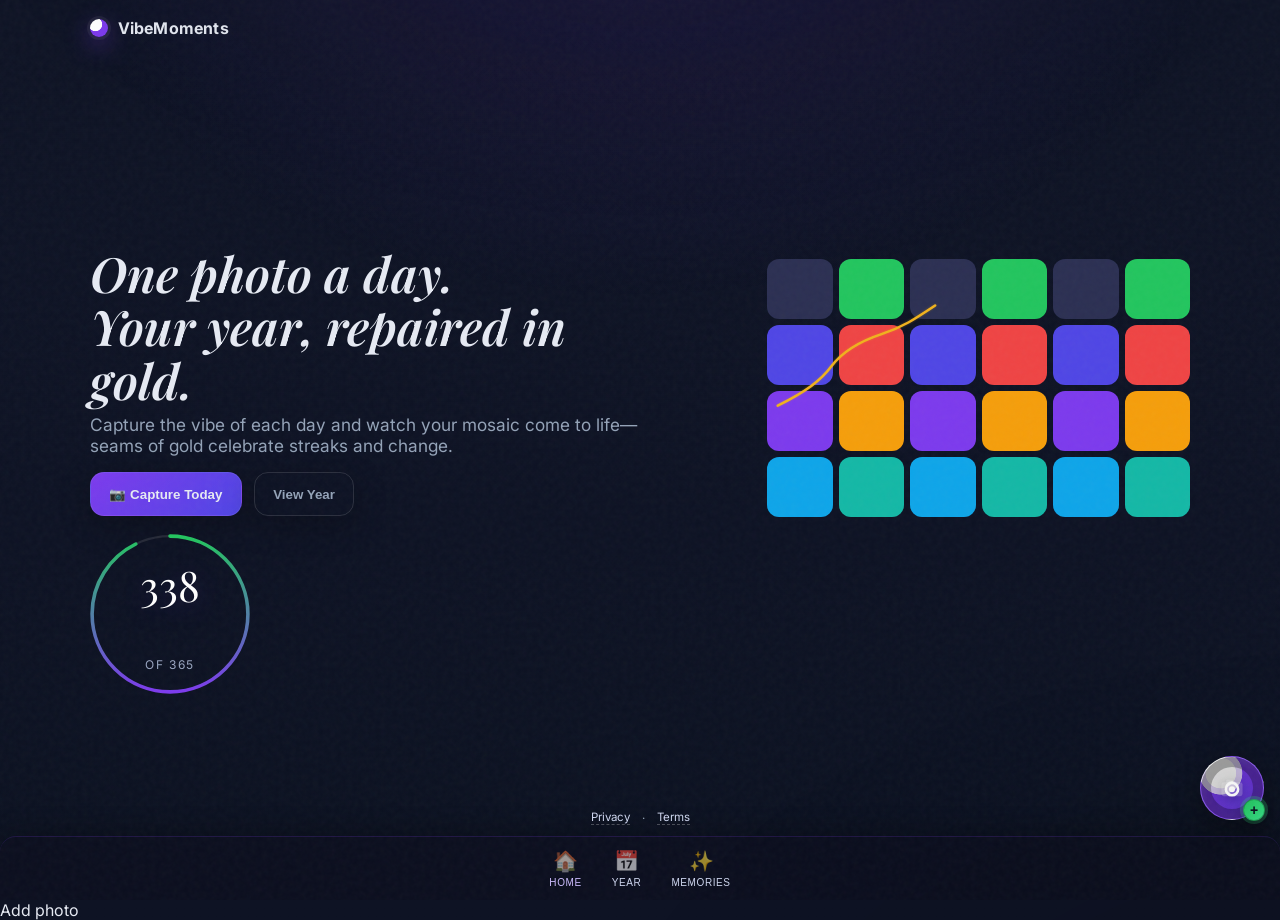
<file: index.html>
<!doctype html>
<html lang="en">
<head>
<meta charset="utf-8" />
<meta name="viewport" content="width=device-width, initial-scale=1, viewport-fit=cover" />
<title>VibeMoments — One photo a day</title>
<link rel="preconnect" href="https://fonts.googleapis.com" />
<link rel="preconnect" href="https://fonts.gstatic.com" crossorigin />
<link href="https://fonts.googleapis.com/css2?family=Inter:wght@400;500;600;700&family=Playfair+Display:ital,wght@0,400;0,600;1,400&display=swap" rel="stylesheet" />
<style>
:root{ --footer-h:64px; --ink:#0c0f1e; --vibe:#7c3aed; --vibe-2:#4f46e5; --aura:#22c55e; --muted:#94a3b8; --text:#e6eaf3; --white:#fff; --footer-bg: rgba(12,15,30,.78); --footer-border:1px solid rgba(124,58,237,.18); --frost: rgba(10,12,26,.78); --shadow:0 8px 32px rgba(0,0,0,.25); --ab-h:56px; }
*{box-sizing:border-box;margin:0;padding:0}
html,body{height:100%}
body{ font-family: Inter, system-ui, -apple-system, Segoe UI, Roboto, Arial, sans-serif; background: linear-gradient(180deg,#0e1324 0%,#0d1223 60%,#0b1120 100%); color:var(--text); -webkit-font-smoothing: antialiased; text-rendering: optimizeLegibility; }
body::before{content:'';position:fixed;inset:0;pointer-events:none;z-index:999;background-image:url("data:image/svg+xml,%3Csvg xmlns='http://www.w3.org/2000/svg' viewBox='0 0 200 200'%3E%3Cfilter id='n'%3E%3CfeTurbulence type='fractalNoise' baseFrequency='.8' numOctaves='4'/%3E%3C/filter%3E%3Crect width='100%25' height='100%25' filter='url(%23n)' opacity='.035'/%3E%3C/svg%3E");}
body::after{content:'';position:fixed;inset:-10vh;pointer-events:none;z-index:998;background:radial-gradient(1200px 700px at 50% -10%, rgba(0,0,0,.12) 0%, rgba(0,0,0,0) 60%),radial-gradient(1200px 700px at 100% 110%, rgba(0,0,0,.12) 0%, rgba(0,0,0,0) 65%);} 
.screen{display:none;flex-direction:column;min-height:100dvh;animation:fadeUp .35s ease both}
.screen.active{display:flex}
@keyframes fadeUp{from{opacity:0; transform:translateY(12px)} to{opacity:1; transform:translateY(0)}}
#screen-home{position:relative; overflow:hidden;}
.home-bg{position:absolute; inset:0; background: radial-gradient(900px 600px at 50% -10%, rgba(124,58,237,.12) 0%, rgba(124,58,237,0) 65%);} 
.container{width:min(1100px,92vw); margin-inline:auto}
.hero{position:relative; z-index:1; flex:1; display:grid; grid-template-columns: 1.1fr .9fr; gap:2rem; align-items:center; padding: min(8vh,64px) 0 24px;}
.brand{position:absolute; top:18px; left:calc((100vw - min(1100px,92vw))/2); display:flex; align-items:center; gap:.6rem; text-decoration:none; color:var(--text); font-weight:700; letter-spacing:.2px; cursor:pointer;}
.brand-dot{width:18px; height:18px; border-radius:50%; background: radial-gradient(circle at 30% 30%, #fff 0 36%, var(--vibe) 40% 100%); box-shadow:0 0 0 3px rgba(255,255,255,.06), 0 8px 24px rgba(124,58,237,.55);} 
.brand:focus-visible{outline:3px solid rgba(124,58,237,.5); outline-offset:3px; border-radius:12px;}
.hero h1{font-family: "Playfair Display", serif; font-style: italic; font-weight: 600; font-size: clamp(2rem, 3.8vw, 3.4rem); line-height:1.1; margin-bottom:.5rem;}
.lead{color:var(--muted); font-size:1.08rem; max-width: 60ch}
.cta{display:flex; gap:.75rem; margin-top:1rem; flex-wrap:wrap}
.btn{--bg: linear-gradient(135deg, var(--vibe), var(--vibe-2)); display:inline-flex; align-items:center; justify-content:center; gap:.5rem; min-height:44px; padding:.75rem 1.15rem; border-radius:14px; border:1px solid rgba(255,255,255,.08); background:var(--bg); color:var(--text); text-decoration:none; box-shadow:var(--shadow); font-weight:600;}
.btn:focus-visible{outline:3px solid rgba(124,58,237,.35); outline-offset:2px}
.btn.ghost{background:transparent; border-color:rgba(255,255,255,.12); color:var(--muted)}
.progress-ring{ width:160px; height:160px; border-radius:50%; place-self:start; margin-top:18px; display:grid; place-items:center; position:relative; }
.progress-ring .ring{ position:absolute; inset:-2px; }
.progress-num{ font-family:"Playfair Display", serif; font-size:42px; color:#fff; text-shadow: 0 6px 28px rgba(124,58,237,.25) }
.progress-label{font-size:11px; letter-spacing:.14em; text-transform:uppercase; color:var(--muted)}
.top-bar{ display:flex; align-items:center; justify-content:space-between; padding: 56px 16px 16px; position:relative; z-index:1 }
.icon-btn{ width:40px; height:40px; border-radius:50%; border:1px solid rgba(255,255,255,.12); display:grid; place-items:center; background:rgba(255,255,255,.06); color:#fff; cursor:pointer }
.capture-zone{flex:1; display:flex; flex-direction:column; align-items:center; justify-content:center; gap:18px; padding: 20px; padding-bottom: calc(var(--ab-h) + 24px);} 
.photo-frame{ border-radius:24px; border:2px dashed rgba(255,255,255,.25); background:rgba(255,255,255,.04); color:var(--muted); display:grid; place-items:center; cursor:pointer; position:relative; overflow:hidden; transition: border-color .2s, background .2s }
.photo-frame:hover{border-color: rgba(124,58,237,.6); background:rgba(255,255,255,.07)}
.photo-frame img{position:absolute; inset:0; width:100%; height:100%; object-fit:cover}
.photo-hint{display:grid; gap:8px; place-items:center}
.caption{width:min(380px, 88vw)}
.input{ width:100%; background:rgba(255,255,255,.06); border:1px solid rgba(255,255,255,.15); border-radius:14px; padding:14px 16px; color:#fff; font-size:15px; resize:none; outline:none }
/* Responsive photo square */
.capture-zone{ --frame-max-w: min(88vw, 520px); --frame-max-h: calc(100dvh - (var(--ab-h) + var(--footer-h) + 220px)); --frame: min(var(--frame-max-w), max(240px, var(--frame-max-h))); }
.photo-frame{ width: var(--frame); height: var(--frame); }
@media (max-height:700px){ .top-bar{ padding-top:24px; } .capture-zone{ gap:14px; } }
/* Action bar pinned but accounted for */
.action-bar { position: fixed; left:0; right:0; bottom: calc(var(--footer-h) + 12px + env(safe-area-inset-bottom)); height: var(--ab-h); display:grid; place-items:center; z-index:50; pointer-events:none; }
.action-bar .btn.save { pointer-events:auto; padding:.78rem 1.25rem; border-radius:16px; box-shadow:0 8px 28px rgba(0,0,0,.35); }
/* Calendar */
#screen-calendar .container, #screen-calendar .month-nav, #screen-calendar .weekdays, #screen-calendar .grid, #screen-calendar .progress, #screen-calendar .progress-label{ width:min(860px,92vw); margin-left:auto; margin-right:auto; }
.cal-header{ padding: 40px 18px 8px; }
.cal-title{font-family:"Playfair Display", serif; font-size:28px}
.cal-sub{font-size:13px; color:var(--muted); margin-top:4px}
.month-nav{display:flex; align-items:center; gap:12px; padding: 0 0 12px}
.month-label{flex:1; text-align:center; font-family:"Playfair Display", serif; font-style:italic; font-size:18px}
.nav-btn{width:32px; height:32px; border-radius:50%; border:none; cursor:pointer; background:rgba(124,58,237,.2); color:#cdbdff}
.nav-btn:hover{background:rgba(124,58,237,.35); color:#0c0f1e}
.weekdays{display:grid; grid-template-columns:repeat(7,1fr); margin-bottom:4px}
.weekday{text-align:center; font-size:11px; letter-spacing:.08em; text-transform:uppercase; color:#9aa6c1; padding:6px 0}
.grid{display:grid; grid-template-columns:repeat(7,1fr); gap:3px; position:relative; }
.day{aspect-ratio:1 / 1.05; border-radius:9px; display:grid; place-items:center; font-size:12px; cursor:pointer; position:relative; overflow:hidden; color:#d7def0}
.day:hover{transform:scale(1.06)}
.day.empty{pointer-events:none}
.day.has{background:#151b36; color:#cdbdff; font-weight:600}
.day.has::after{content:''; position:absolute; bottom:4px; left:50%; transform:translateX(-50%); width:4px; height:4px; border-radius:50%; background:var(--vibe)}
.day.today{outline:2px solid var(--vibe)}
.day.has img{position:absolute; inset:0; width:100%; height:100%; object-fit:cover; opacity:.72}
.num{position:relative; z-index:1}
.progress{ margin:14px auto 6px; height:4px; border-radius:4px; background:rgba(124,58,237,.18); overflow:hidden }
.progress-fill{height:100%; border-radius:4px; background: linear-gradient(90deg, var(--vibe), var(--vibe-2))}
.progress-label{font-size:12px; color:#9aa6c1}
.calendar-spacer{ height: calc(var(--footer-h) + 16px + env(safe-area-inset-bottom)); }
/* year toggle & collage */
.mode-toggle{ display:flex; gap:8px; margin-left:auto; }
.tab{ appearance:none; border:1px solid rgba(230,180,34,.28); color:#e6eaf3; background:rgba(255,255,255,.04); padding:6px 10px; border-radius:10px; cursor:pointer; font-size:12px; }
.tab.is-active{ background:rgba(230,180,34,.14); border-color:rgba(230,180,34,.45); color:#ffeab6; }
#cal-seams{ position:absolute; inset:0; pointer-events:none; }
.free-mosaic{ display:grid-lanes; grid-template-columns:repeat(auto-fill, minmax(120px,1fr)); gap:8px; margin-top:10px; }
@supports not (display: grid-lanes){ .free-mosaic{ column-count:6; column-gap:8px; } .free-mosaic .tile{ break-inside: avoid; margin-bottom:8px; } }
.free-moment{ border-radius:12px; overflow:hidden; background:rgba(255,255,255,.06); }
.free-moment img{ width:100%; height:auto; display:block; }
.free-moment .cap{ padding:10px; font-size:14px; color:#e6eaf6; }
/* Footer nav */
.bottom-nav{ position:fixed; left:0; right:0; bottom:0; height:var(--footer-h); padding-bottom:env(safe-area-inset-bottom); z-index:40; border-top-left-radius:16px; border-top-right-radius:16px; background:var(--footer-bg); backdrop-filter:blur(18px); -webkit-backdrop-filter:blur(18px); border-top:var(--footer-border); box-shadow:0 -6px 24px rgba(0,0,0,.22); }
.bottom-nav .inner{ max-width:420px; margin-inline:auto; display:flex; align-items:center; justify-content:center; gap:10px; height:100%; }
.ni{display:flex; flex-direction:column; align-items:center; gap:4px; cursor:pointer; padding:6px 10px; border-radius:12px; border:none; background:transparent}
.ni:hover{background:rgba(255,255,255,.07)}
.ni.active .il{color:#cdbdff}
.ic{font-size:20px; opacity:.6}
.il{font-size:10px; letter-spacing:.06em; text-transform:uppercase; color:#cfd7f0}
/* FAB */
.fab{ position:fixed; right:max(16px, env(safe-area-inset-right)); bottom:calc(var(--footer-h) + 16px + env(safe-area-inset-bottom)); z-index:60; width:64px; height:64px; border-radius:50%; border:1px solid rgba(255,255,255,.14); background: radial-gradient(circle at 32% 26%, #ffffff 0 24%, rgba(255,255,255,.78) 25% 34%, rgba(255,255,255,0) 35% 38%), radial-gradient(circle at 58% 64%, #6b3df0 0, #7738ef 55%, #8b5cf6 85%); box-shadow:0 8px 28px rgba(0,0,0,.35), inset 0 0 0 10px rgba(0,0,0,.28), inset 0 0 0 24px rgba(0,0,0,.14); cursor:pointer; transition: transform .12s ease, box-shadow .12s ease; display:grid; place-items:center; }
.fab:hover{ transform:translateY(-2px); box-shadow:0 12px 36px rgba(0,0,0,.42), inset 0 0 0 10px rgba(0,0,0,.28), inset 0 0 0 24px rgba(0,0,0,.14); }
.fab:active{ transform:translateY(0); }
.fab:focus-visible{ outline:3px solid rgba(124,58,237,.5); outline-offset:3px; }
#screen-capture.active ~ .fab{ display:none; }
.fab-svg{ width:28px; height:28px; color:#ffffff; filter: drop-shadow(0 2px 6px rgba(0,0,0,.35)); }
.fab-badge{ position:absolute; right:-2px; bottom:-2px; width:22px; height:22px; border-radius:50%; display:grid; place-items:center; font-weight:800; font-size:14px; color:#0b0f20; background: linear-gradient(135deg, var(--aura), #38e389); border:1px solid rgba(0,0,0,.25); box-shadow: 0 8px 16px rgba(0,0,0,.35), 0 0 0 3px rgba(56, 227, 137, .25); }
/* Toast & utils */
.hidden{display:none!important}
.sr-only{position:absolute;width:1px;height:1px;padding:0;margin:-1px;overflow:hidden;clip:rect(0,0,0,0);border:0}

/* --- Sticky, responsive footer (always above bottom nav) --- */
.site-footer{
  position: fixed;
  left: 0; right: 0;
  bottom: calc(var(--footer-h) + env(safe-area-inset-bottom));
  z-index: 20;
  background: transparent;
  color: var(--muted);
  font-size: clamp(11px, 0.9vw, 13px); /* responsive font size */
  padding: clamp(6px, 1.2vh, 12px) 0;  /* responsive vertical padding */
}
.footer-inner{ display:flex; align-items:center; justify-content:center; gap: clamp(6px, 1vw, 12px); }
.legal-links{ display:inline-flex; align-items:center; gap: clamp(6px, 1vw, 12px); }
.legal-link{ color: #cfd7f0; text-decoration: none; border-bottom: 1px dashed rgba(255,255,255,.25); }
.legal-link:hover,.legal-link:focus{ color: #e6eaf3; border-bottom-color: rgba(255,255,255,.45); outline: none; }

/* Optional: when Capture screen is active, lift the footer above the Save bar */
#screen-capture.active ~ .site-footer{
  bottom: calc(var(--footer-h) + var(--ab-h) + 12px + env(safe-area-inset-bottom));
}

/* Small-height devices: give the footer a little more air */
@media (max-height: 560px){
  .site-footer{ padding: 6px 0; }
}

/* Mosaic hero */
.mosaic-hero{ position:relative; width:min(440px, 88%); aspect-ratio:1; justify-self:end; }
.mosaic-hero .tiles{ display:grid-lanes; grid-template-columns:repeat(auto-fill, minmax(60px,1fr)); gap:6px; width:100%; height:100%; }
@supports not (display: grid-lanes){ .mosaic-hero .tiles{ column-count:6; column-gap:6px; } .mosaic-hero .tiles > .tile{ break-inside: avoid; margin-bottom:6px; } }
.tile{ border-radius:12px; overflow:hidden; background:rgba(255,255,255,.06); min-height:60px; }
.tile img{ width:100%; height:auto; display:block; }
.tile.color{ background: var(--swatch, rgba(255,255,255,.06)); }
.kintsugi{ position:absolute; inset:0; pointer-events:none; }

/* --- Fullscreen Legal Overlay (with hidden guard) --- */
.legal-overlay[hidden]{ display:none !important; }
.legal-overlay{ position:fixed; inset:0; z-index:100; background:rgba(10,12,26,.78); backdrop-filter:blur(14px); -webkit-backdrop-filter:blur(14px); display:grid; place-items:center; }
.legal-wrap{ width:min(1100px,96vw); height:min(88vh,96dvh); display:grid; grid-template-rows:auto 1fr auto; background:#0e1330; border:1px solid rgba(124,58,237,.25); border-radius:18px; box-shadow:0 22px 60px rgba(0,0,0,.45); overflow:hidden; }
@media (max-width:640px){ .legal-wrap{ width:100vw; height:100dvh; border-radius:0; border:none; } }
.legal-header{ display:flex; align-items:center; justify-content:space-between; gap:8px; padding:12px 14px; background:rgba(255,255,255,.04); border-bottom:1px solid rgba(124,58,237,.22); }
.legal-title{ font-family:"Playfair Display", serif; font-size:18px; font-style:italic; color:#e6eaf3; }
.legal-close{ width:36px; height:36px; border-radius:10px; border:1px solid rgba(255,255,255,.16); background:rgba(255,255,255,.06); color:#fff; cursor:pointer; }
.legal-frame{ width:100%; height:100%; border:none; background:#0b1120; }
.legal-foot{ padding:10px 12px; background:rgba(255,255,255,.04); border-top:1px solid rgba(124,58,237,.22); }
body.legal-open{ overflow:hidden; }
</style>
</head>
<body>
<!-- HOME -->
<div id="screen-home" class="screen active">
  <div class="home-bg"></div>
  <a href="#" class="brand" role="button" aria-label="Go to Home" title="Home" onclick="nav('home'); return false;">
    <span class="brand-dot" aria-hidden="true"></span><span>VibeMoments</span>
  </a>
  <section class="hero container">
    <div>
      <h1>One photo a day.<br/><span class="accent">Your year, repaired in gold.</span></h1>
      <p class="lead">Capture the vibe of each day and watch your mosaic come to life—seams of gold celebrate streaks and change.</p>
      <div class="cta">
        <button class="btn" onclick="nav('capture')">📷 Capture Today</button>
        <button class="btn ghost" onclick="nav('calendar')">View Year</button>
      </div>
      <div class="progress-ring">
        <svg class="ring" viewBox="0 0 160 160" aria-hidden="true">
          <circle cx="80" cy="80" r="76" fill="none" stroke="rgba(255,255,255,.1)" stroke-width="2"></circle>
          <defs><linearGradient id="grad" x1="0" y1="0" x2="1" y2="0"><stop offset="0%" stop-color="#7c3aed"/><stop offset="100%" stop-color="#22c55e"/></linearGradient></defs>
          <circle id="ring-arc" cx="80" cy="80" r="76" fill="none" stroke="url(#grad)" stroke-width="3.5" stroke-linecap="round" stroke-dasharray="0 480" transform="rotate(-90 80 80)"></circle>
        </svg>
        <div class="progress-num" id="doy">1</div>
        <div class="progress-label">of 365</div>
      </div>
    </div>
    <div class="mosaic-hero">
      <div class="tiles" id="hero-tiles" aria-hidden="true"></div>
      <svg class="kintsugi" id="hero-kintsugi" viewBox="0 0 1000 1000" role="presentation" aria-hidden="true">
        <defs>
          <linearGradient id="gold" x1="0" y1="0" x2="1" y2="1">
            <stop offset="0%" stop-color="#E6B422"/>
            <stop offset="100%" stop-color="#FCAF17"/>
          </linearGradient>
          <filter id="glow" x="-50%" y="-50%" width="200%" height="200%">
            <feDropShadow dx="0" dy="0" stdDeviation="3" flood-color="#E6B422" flood-opacity="0.35"/>
          </filter>
        </defs>
        <path id="hero-seam" d="" fill="none" stroke="url(#gold)" stroke-width="6"
              filter="url(#glow)" stroke-linecap="round" stroke-linejoin="round"/>
      </svg>
    </div>
  </section>
  <nav class="bottom-nav"><div class="inner">
    <button class="ni active" onclick="nav('home')"><span class="ic">🏠</span><span class="il">Home</span></button>
    <button class="ni" onclick="nav('calendar')"><span class="ic">📅</span><span class="il">Year</span></button>
    <button class="ni" onclick="nav('review')"><span class="ic">✨</span><span class="il">Memories</span></button>
  </div></nav>
</div>

<!-- CAPTURE -->
<div id="screen-capture" class="screen" aria-labelledby="cap-title">
  <div class="top-bar container">
    <button class="icon-btn" onclick="nav('home')" aria-label="Back">←</button>
    <h2 id="cap-title" class="sr-only">Capture Today</h2>
    <div class="cap-date-wrap" role="group" aria-label="Selected date">
      <div class="date-chip" id="cap-date"></div>
      <button class="date-chip mini" id="cap-date-picker" type="button" aria-label="Change date">📅</button>
      <button class="date-chip mini ghost" id="cap-date-clear" type="button" aria-label="Clear date">Clear</button>
    </div>
    <input id="date-input" class="sr-only" type="date" />
  </div>
  <section class="capture-zone container">
    <div class="photo-frame" id="frame" onclick="pickFile()">
      <div class="photo-hint" id="frame-hint"><div style="font-size:42px;opacity:.7">📸</div><div>Tap to add photo</div></div>
    </div>
    <div class="caption"><textarea id="cap" class="input" rows="3" placeholder="What was today’s vibe…"></textarea></div>
  </section>
  <div class="action-bar"><button class="btn save" onclick="saveToday()">Save Moment</button></div>
  <nav class="bottom-nav"><div class="inner">
    <button class="ni" onclick="nav('home')"><span class="ic">🏠</span><span class="il">Home</span></button>
    <button class="ni" onclick="nav('calendar')"><span class="ic">📅</span><span class="il">Year</span></button>
    <button class="ni" onclick="nav('review')"><span class="ic">✨</span><span class="il">Memories</span></button>
  </div></nav>
</div>

<!-- CALENDAR -->
<div id="screen-calendar" class="screen">
  <header class="cal-header container">
    <div class="cal-title">Your Year</div>
    <div class="cal-sub" id="cal-year-sub"></div>
  </header>
  <div class="month-nav">
    <div class="mode-toggle">
      <button class="tab is-active" id="mode-cal" type="button" aria-pressed="true">Structured</button>
      <button class="tab" id="mode-free" type="button" aria-pressed="false">Collage</button>
    </div>
    <button class="nav-btn" onclick="shift(-1)">‹</button>
    <div class="month-label" id="month-label"></div>
    <button class="nav-btn" onclick="shift(1)">›</button>
  </div>
  <div class="weekdays"><div class="weekday">Su</div><div class="weekday">Mo</div><div class="weekday">Tu</div><div class="weekday">We</div><div class="weekday">Th</div><div class="weekday">Fr</div><div class="weekday">Sa</div></div>
  <div class="grid" id="grid"></div>
  <svg id="cal-seams" class="kintsugi" role="presentation" aria-hidden="true"></svg>
  <div id="free-mosaic" class="free-mosaic" hidden aria-hidden="true"></div>
  <div class="progress"><div class="progress-fill" id="cal-fill" style="width:0%"></div></div>
  <div class="progress-label" id="cal-label"></div>
  <div class="calendar-spacer" aria-hidden="true"></div>
  <nav class="bottom-nav"><div class="inner">
    <button class="ni" onclick="nav('home')"><span class="ic">🏠</span><span class="il">Home</span></button>
    <button class="ni active" onclick="nav('calendar')"><span class="ic">📅</span><span class="il">Year</span></button>
    <button class="ni" onclick="nav('review')"><span class="ic">✨</span><span class="il">Memories</span></button>
  </div></nav>
</div>

<!-- MEMORIES -->
<div id="screen-review" class="screen">
  <div class="review-header container">
    <div class="review-title">Memories</div>
    <div class="review-sub" id="rev-count"></div>
  </div>
  <section class="scroll" id="cards"></section>
  <nav class="bottom-nav"><div class="inner">
    <button class="ni" onclick="nav('home')"><span class="ic">🏠</span><span class="il">Home</span></button>
    <button class="ni" onclick="nav('calendar')"><span class="ic">📅</span><span class="il">Year</span></button>
    <button class="ni active" onclick="nav('review')"><span class="ic">✨</span><span class="il">Memories</span></button>
  </div></nav>
</div>

<!-- Floating Capture Button -->
<button class="fab" aria-label="Add photo" title="Add photo" onclick="nav('capture')">
  <svg class="fab-svg" viewBox="0 0 24 24" aria-hidden="true">
    <rect x="3" y="7" width="18" height="12" rx="2" fill="currentColor" opacity="0.22"></rect>
    <rect x="7" y="5" width="6" height="3" rx="1.2" fill="currentColor" opacity="0.22"></rect>
    <circle cx="12" cy="13" r="5.25" fill="none" stroke="currentColor" stroke-width="2.2"></circle>
    <circle cx="12" cy="13" r="2.6" fill="currentColor"></circle>
  </svg>
  <span class="fab-badge" aria-hidden="true">+</span>
</button>
<div class="fab-hint" id="fab-hint" role="status" aria-live="polite">Add photo</div>

<!-- Fullscreen Legal Overlay -->
<div id="legal-overlay" class="legal-overlay" hidden aria-hidden="true" role="dialog" aria-modal="true" aria-labelledby="legal-title">
  <div class="legal-wrap" role="document">
    <header class="legal-header">
      <h2 id="legal-title" class="legal-title">Loading…</h2>
      <button class="legal-close" type="button" aria-label="Close legal panel" title="Close" onclick="closeLegal()">✕</button>
    </header>
    <iframe id="legal-frame" class="legal-frame" title="Legal content" src="about:blank"></iframe>
    <footer class="legal-foot">
      <button class="btn ghost" type="button" onclick="closeLegal()">Close</button>
    </footer>
  </div>
</div>

<!-- Modal -->
<div class="overlay" id="overlay" onclick="closeModal(event)">
  <div class="sheet">
    <div class="handle"></div>
    <img id="mimg" class="m-img hidden" alt="Memory preview" />
    <div class="m-date" id="mdate"></div>
    <div class="m-cap" id="mcap"></div>
  </div>
</div>

<!-- Toast -->
<div class="toast" id="toast"></div>
<!-- Hidden file input -->
<input id="file" type="file" accept="image/*" class="sr-only" />

<script>
const KEY='vibemoments_v1'; let state={ moments:{}, year:new Date().getFullYear() }; try{ const raw=localStorage.getItem(KEY); if(raw) state=JSON.parse(raw);}catch(e){}
const $=s=>document.querySelector(s); const $$=s=>document.querySelectorAll(s); const CURRENT_YEAR=new Date().getFullYear();
const todayKey=()=>{ const d=new Date(); return `${d.getFullYear()}-${String(d.getMonth()+1).padStart(2,'0')}-${String(d.getDate()).padStart(2,'0')}`; };
const fmt=k=>{ const [y,m,d]=k.split('-').map(Number); return new Date(y,m-1,d).toLocaleDateString('en-US',{month:'long', day:'numeric', year:'numeric'}); };
const dayOfYear=(date=new Date())=>{ const start=new Date(date.getFullYear(),0,0); return Math.floor((date-start)/86400000); };
const save=()=>{ try{ localStorage.setItem(KEY, JSON.stringify(state)); }catch(e){} };
const showToast=msg=>{ const t=$('#toast'); t.textContent=msg; t.classList.add('show'); setTimeout(()=>t.classList.remove('show'),2400); };
function chipTextFromKey(key){ const [Y,M,D]=key.split('-').map(Number); const iso=`${Y}-${String(M).padStart(2,'0')}-${String(D).padStart(2,'0')}T12:00:00`; return new Date(iso).toLocaleDateString(undefined,{month:'short',day:'numeric'}).toUpperCase(); }
async function getExifDateFromDataURL(dataURL){ try{ if(!dataURL.startsWith('data:image/jpeg')&&!dataURL.startsWith('data:image/jpg')) return null; const base64=dataURL.split(',')[1]; const binary=atob(base64); const len=binary.length; const buf=new ArrayBuffer(len); const view=new Uint8Array(buf); for(let i=0;i<len;i++) view[i]=binary.charCodeAt(i); const dv=new DataView(buf); let offset=2; while(offset<dv.byteLength){ if(dv.getUint8(offset)!==0xFF) break; const marker=dv.getUint8(offset+1); const size=dv.getUint16(offset+2,false); if(marker===0xE1){ const exifHeader=[0x45,0x78,0x69,0x66,0x00,0x00]; let ok=true; for(let i=0;i<6;i++){ if(dv.getUint8(offset+4+i)!==exifHeader[i]){ ok=false; break; } } if(ok){ const tiffStart=offset+10; const little=dv.getUint16(tiffStart,false)===0x4949; const getU16=p=>dv.getUint16(p,little); const getU32=p=>dv.getUint32(p,little); const ifd0=tiffStart+getU32(tiffStart+4); const count0=getU16(ifd0); let exifIFDPtr=null; for(let i=0;i<count0;i++){ const entry=ifd0+2+i*12; const tag=getU16(entry); if(tag===0x8769){ exifIFDPtr=tiffStart+getU32(entry+8); break; } } if(!exifIFDPtr) return null; const countExif=getU16(exifIFDPtr); for(let i=0;i<countExif;i++){ const entry=exifIFDPtr+2+i*12; const tag=getU16(entry); if(tag===0x9003){ const valCount=getU32(entry+4); const valOffset=getU32(entry+8); const strPtr=tiffStart+valOffset; let str=''; for(let k=0;k<valCount-1;k++){ str+=String.fromCharCode(dv.getUint8(strPtr+k)); } const m=str.match(/^(\d{4}):(\d{2}):(\d{2}) (\d{2}):(\d{2}):(\d{2})$/); if(m){ const[,Y,Mo,D,h,mi,s]=m; const iso=`${Y}-${Mo}-${D}T${h}:${mi}:${s}`; return iso; } return null; } } } } offset+=2+size; } return null; }catch{ return null; } }
function keyFromISO(iso){ const d=new Date(iso); const yyyy=d.getFullYear(); const mm=String(d.getMonth()+1).padStart(2,'0'); const dd=String(d.getDate()).padStart(2,'0'); return `${yyyy}-${mm}-${dd}`; }
function setActiveTab(screen){ const root=document.getElementById(`screen-${screen}`); if(!root) return; root.querySelectorAll('.bottom-nav .ni').forEach(b=>b.classList.remove('active')); const idx=screen==='home'?1:screen==='calendar'?2:screen==='review'?3:0; if(idx){ root.querySelector(`.bottom-nav .ni:nth-child(${idx})`)?.classList.add('active'); } }
function nav(screen){ $$('.screen').forEach(s=>s.classList.remove('active')); const target=document.getElementById(`screen-${screen}`); target.classList.add('active'); setActiveTab(screen); const fab=document.querySelector('.fab'); if(fab) fab.style.display=(screen==='capture')?'none':'block'; if(screen==='home') renderHome(); if(screen==='capture') renderCapture(); if(screen==='calendar') renderCalendar(); if(screen==='review') renderReview(); window.scrollTo(0,0); }
function renderHome(){ const doy=dayOfYear(); $('#doy').textContent=doy; const circ=2*Math.PI*76; const dash=(doy/365)*circ; $('#ring-arc').setAttribute('stroke-dasharray', `${dash} ${circ-dash}`); buildHeroMosaic(); }
let pendingPhoto=null; let selectedDateKey=null;
function renderCapture(){ const d=new Date(); selectedDateKey=todayKey(); $('#cap-date').textContent=d.toLocaleDateString('en-US',{month:'short', day:'numeric'}).toUpperCase(); const dateInput=$('#date-input'); const yr=CURRENT_YEAR; dateInput.min=`${yr}-01-01`; dateInput.max=`${yr}-12-31`; dateInput.value=selectedDateKey; const frame=$('#frame'); const hint=$('#frame-hint'); frame.querySelector('img')?.remove(); $('#cap').value=''; hint.classList.remove('hidden'); }
function pickFile(){ $('#file').click(); }
$('#file').addEventListener('change', e=>{ const f=e.target.files[0]; if(!f) return; const reader=new FileReader(); reader.onload=async ev=>{ pendingPhoto=ev.target.result; const exifISO=await getExifDateFromDataURL(pendingPhoto); const dateInput=$('#date-input'); if(exifISO){ const k=keyFromISO(exifISO); const year=parseInt(k.split('-')[0],10); if(year===CURRENT_YEAR){ selectedDateKey=k; $('#cap-date').textContent=chipTextFromKey(k); dateInput.value=k; } else { selectedDateKey=todayKey(); dateInput.value=selectedDateKey; $('#cap-date').textContent=chipTextFromKey(selectedDateKey); } } else { selectedDateKey=todayKey(); dateInput.value=selectedDateKey; $('#cap-date').textContent=chipTextFromKey(selectedDateKey); } const frame=$('#frame'); const hint=$('#frame-hint'); hint.classList.add('hidden'); let img=frame.querySelector('img'); if(!img){ img=new Image(); frame.appendChild(img);} img.src=pendingPhoto; }; reader.readAsDataURL(f); e.target.value=''; });
$('#cap-date-picker').addEventListener('click', ()=>{ const el=$('#date-input'); if(typeof el.showPicker==='function') el.showPicker(); else el.click(); });
$('#date-input').addEventListener('change', e=>{ const val=e.target.value; if(!val) return; selectedDateKey=val; $('#cap-date').textContent=chipTextFromKey(val); });
$('#cap-date-clear').addEventListener('click', ()=>{ selectedDateKey=todayKey(); const d=new Date(); $('#cap-date').textContent=d.toLocaleDateString('en-US',{month:'short', day:'numeric'}).toUpperCase(); const dateInput=$('#date-input'); dateInput.value=selectedDateKey; dateInput.min=`${CURRENT_YEAR}-01-01`; dateInput.max=`${CURRENT_YEAR}-12-31`; });
function saveToday(){ const key=selectedDateKey ?? todayKey(); const today=new Date(); today.setHours(0,0,0,0); const [y,m,d]=key.split('-').map(Number); const chosen=new Date(y,m-1,d); chosen.setHours(0,0,0,0); if(chosen>today){ showToast('Date is in the future. Please choose today or earlier.'); return; } const caption=$('#cap').value.trim(); if(!pendingPhoto && !caption){ showToast('Add a photo or caption first'); return; } state.moments[key]={ photo: pendingPhoto ?? null, caption, savedAt: Date.now() }; save(); showToast('Moment saved ✨'); const parts=key.split('-'); const yy=parseInt(parts[0],10); const mm=parseInt(parts[1],10)-1; cYear=yy; cMonth=mm; nav('calendar'); setTimeout(()=>{ const cell=document.querySelector(`#grid [data-key='${key}']`); if(cell){ cell.classList.add('highlight'); setTimeout(()=>cell.classList.remove('highlight'),1600); } },30); }
let cYear=new Date().getFullYear(), cMonth=new Date().getMonth();
function renderCalendar(){ $('#cal-year-sub').textContent=`${cYear} · ${Object.keys(state.moments).filter(k=>k.startsWith(cYear)).length} captured`; const months=['January','February','March','April','May','June','July','August','September','October','November','December']; $('#month-label').textContent=`${months[cMonth]} ${cYear}`; const grid=$('#grid'); grid.innerHTML=''; const first=new Date(cYear,cMonth,1).getDay(); const days=new Date(cYear,cMonth+1,0).getDate(); for(let i=0;i<first;i++){ const blank=document.createElement('div'); blank.className='day empty'; grid.appendChild(blank);} const today=new Date(); for(let d=1; d<=days; d++){ const key=`${cYear}-${String(cMonth+1).padStart(2,'0')}-${String(d).padStart(2,'0')}`; const m=state.moments[key]; const div=document.createElement('div'); div.className='day'; div.setAttribute('data-key', key); const isToday=d===today.getDate() && cMonth===today.getMonth() && cYear===today.getFullYear(); if(isToday) div.classList.add('today'); if(m){ div.classList.add('has'); if(m.photo){ const img=new Image(); img.src=m.photo; div.appendChild(img);} div.onclick=()=>openModal(key);} const num=document.createElement('span'); num.className='num'; num.textContent=d; div.appendChild(num); grid.appendChild(div);} const yearMoments=Object.keys(state.moments).filter(k=>k.startsWith(cYear+'-')).length; $('#cal-fill').style.width=(yearMoments/365*100)+'%'; $('#cal-label').textContent=`${yearMoments} of 365 days captured`; setupModeToggle(); if(currentMode==='calendar'){ drawCalendarSeams(); } }
function shift(dir){ cMonth+=dir; if(cMonth<0){cMonth=11;cYear--;} if(cMonth>11){cMonth=0;cYear++;} renderCalendar(); }
function renderReview(){ const keys=Object.keys(state.moments).sort().reverse(); $('#rev-count').textContent=`${keys.length} moment${keys.length!==1?'s':''} captured`; const wrap=$('#cards'); wrap.innerHTML=''; if(keys.length===0){ wrap.innerHTML=`<div style=\"opacity:.7; text-align:center; padding:32px 0\">📷<br/>No moments yet. Start today!</div>`; return; } keys.forEach(key=>{ const m=state.moments[key]; const card=document.createElement('div'); card.className='card'; card.onclick=()=>openModal(key); const ph=document.createElement('div'); ph.className='card-photo'; if(m.photo){ const img=new Image(); img.src=m.photo; ph.appendChild(img);} else { ph.textContent='📷'; } const body=document.createElement('div'); body.className='card-body'; body.innerHTML=`<div class=\"card-date\">${fmt(key)}</div><div class=\"card-caption\">${m.caption ?? 'No caption'}</div>`; card.appendChild(ph); card.appendChild(body); wrap.appendChild(card); }); }
function openModal(key){ const m=state.moments[key]; if(!m) return; const img=$('#mimg'); if(m.photo){ img.src=m.photo; img.classList.remove('hidden'); } else { img.classList.add('hidden'); } $('#mdate').textContent=fmt(key); $('#mcap').textContent=m.caption ?? ''; $('#overlay').classList.add('open'); }
function closeModal(e){ if(e.target===$('#overlay')) $('#overlay').classList.remove('open'); }
(function showFabCoachmarkOnce(){ try{ if(localStorage.getItem('vm_seen_fab_hint')==='1') return; const hint=document.getElementById('fab-hint'); if(!hint) return; setTimeout(()=>hint.classList.add('show'),800); setTimeout(()=>{ hint.classList.remove('show'); localStorage.setItem('vm_seen_fab_hint','1'); },3800); }catch(e){} })();
/* --- Legal overlay controls --- */
let _legalLastFocus = null;
function openLegal(which){ _legalLastFocus = document.activeElement; const map = { privacy: { title: 'Privacy Policy', src: 'privacy.html' }, terms: { title: 'Terms of Service', src: 'terms.html' } }; const cfg = map[which] || map.privacy; const overlay = document.getElementById('legal-overlay'); const frame   = document.getElementById('legal-frame'); const titleEl = document.getElementById('legal-title'); titleEl.textContent = cfg.title; frame.src = cfg.src; overlay.hidden = false; overlay.setAttribute('aria-hidden', 'false'); document.body.classList.add('legal-open'); overlay.querySelector('.legal-close')?.focus(); }
function closeLegal(){ const overlay = document.getElementById('legal-overlay'); const frame   = document.getElementById('legal-frame'); overlay.hidden = true; overlay.setAttribute('aria-hidden', 'true'); document.body.classList.remove('legal-open'); frame.src = 'about:blank'; if (_legalLastFocus && typeof _legalLastFocus.focus === 'function') { _legalLastFocus.focus(); } }
document.addEventListener('keydown', (e) => { const ov = document.getElementById('legal-overlay'); if (!ov || ov.hidden) return; if (e.key === 'Escape') { e.preventDefault(); closeLegal(); } });
(function attachOverlayClick(){ const ov = document.getElementById('legal-overlay'); if (!ov) return; ov.addEventListener('click', (e) => { if (e.target.id === 'legal-overlay') { closeLegal(); } }); })();
(function openFromHash(){ const h = (location.hash || '').toLowerCase(); const ov = document.getElementById('legal-overlay'); if (ov && ov.hasAttribute('hidden')){ if (h === '#privacy') openLegal('privacy'); if (h === '#terms') openLegal('terms'); } })();
/* Kintsugi hero and hybrid */
const GOLD1 = '#E6B422', GOLD2='#FCAF17';
const MOSAIC_SWATCHES = ['#2b2f52','#4f46e5','#7c3aed','#0ea5e9','#22c55e','#ef4444','#f59e0b','#14b8a6'];
function getRecentKeys(limit=48){ const keys = Object.keys(state.moments).sort(); return keys.slice(-limit); }
function buildHeroMosaic(){ const wrap = document.getElementById('hero-tiles'); if(!wrap) return; wrap.innerHTML=''; const keys = getRecentKeys(48).reverse(); if(keys.length===0){ for(let i=0;i<24;i++){ const d=document.createElement('div'); d.className='tile color'; d.style.setProperty('--swatch', MOSAIC_SWATCHES[i%MOSAIC_SWATCHES.length]); wrap.appendChild(d);} } else { keys.forEach((k,i)=>{ const m=state.moments[k]; const d=document.createElement('div'); d.className='tile'; if(m.photo){ const img=new Image(); img.src=m.photo; d.appendChild(img);} else { d.classList.add('color'); d.style.setProperty('--swatch', MOSAIC_SWATCHES[i%MOSAIC_SWATCHES.length]); } wrap.appendChild(d); }); } drawHeroSeam(); }
function drawHeroSeam(){ const seam = document.getElementById('hero-seam'); const wrap = document.getElementById('hero-tiles'); if(!seam || !wrap) return; const w = wrap.clientWidth || 1000, h = wrap.clientHeight || 1000; const p = `M ${w*0.06},${h*0.82} C ${w*0.22},${h*0.74} ${w*0.30},${h*0.68} ${w*0.36},${h*0.60} S ${w*0.52},${h*0.46} ${w*0.64},${h*0.42} ${w*0.82},${h*0.34} ${w*0.94},${h*0.26}`; seam.setAttribute('d', p); }
window.addEventListener('resize', ()=>{ drawHeroSeam(); });
let currentMode = 'calendar';
function setupModeToggle(){ const bCal = document.getElementById('mode-cal'); const bFree = document.getElementById('mode-free'); if(!bCal || !bFree) return; bCal.addEventListener('click', ()=>switchMode('calendar')); bFree.addEventListener('click', ()=>switchMode('collage')); }
function switchMode(mode){ currentMode = mode; const bCal = document.getElementById('mode-cal'); const bFree = document.getElementById('mode-free'); const free = document.getElementById('free-mosaic'); const monthNav = document.querySelector('#screen-calendar .month-nav'); const weekdays = document.querySelector('#screen-calendar .weekdays'); const grid = document.getElementById('grid'); const seams = document.getElementById('cal-seams'); if(mode==='calendar'){ bCal.classList.add('is-active'); bCal.setAttribute('aria-pressed','true'); bFree.classList.remove('is-active'); bFree.setAttribute('aria-pressed','false'); free.hidden = true; free.setAttribute('aria-hidden','true'); monthNav.style.display=''; weekdays.style.display=''; grid.style.display='grid'; seams.style.display='block'; renderCalendar(); } else { bFree.classList.add('is-active'); bFree.setAttribute('aria-pressed','true'); bCal.classList.remove('is-active'); bCal.setAttribute('aria-pressed','false'); free.hidden = false; free.setAttribute('aria-hidden','false'); monthNav.style.display='none'; weekdays.style.display='none'; grid.style.display='none'; seams.style.display='none'; renderFreeMosaic(); } }
function renderFreeMosaic(){ const wrap = document.getElementById('free-mosaic'); if(!wrap) return; wrap.innerHTML=''; const keys = Object.keys(state.moments).sort().reverse(); if(keys.length===0){ wrap.innerHTML='<div style="opacity:.7; text-align:center; padding:24px">No moments yet.</div>'; return; } keys.forEach(k=>{ const m=state.moments[k]; const div=document.createElement('div'); div.className='free-moment tile'; if(m.photo){ const img=new Image(); img.src=m.photo; div.appendChild(img);} else { div.classList.add('color'); div.style.setProperty('--swatch', MOSAIC_SWATCHES[Math.floor(Math.random()*MOSAIC_SWATCHES.length)]); const cap=document.createElement('div'); cap.className='cap'; cap.textContent=m.caption||''; div.appendChild(cap); } wrap.appendChild(div); }); }
function drawCalendarSeams(){ const svg = document.getElementById('cal-seams'); const grid = document.getElementById('grid'); if(!svg || !grid) return; const rect = grid.getBoundingClientRect(); svg.setAttribute('width', rect.width); svg.setAttribute('height', rect.height); svg.innerHTML = `\n  <defs>\n    <linearGradient id="goldCal" x1="0" y1="0" x2="1" y2="1">\n      <stop offset="0%" stop-color="${GOLD1}"/>\n      <stop offset="100%" stop-color="${GOLD2}"/>\n    </linearGradient>\n    <filter id="glowCal" x="-50%" y="-50%" width="200%" height="200%">\n      <feDropShadow dx="0" dy="0" stdDeviation="3" flood-color="${GOLD1}" flood-opacity="0.35"/>\n    </filter>\n  </defs>`; const days = Array.from(grid.querySelectorAll('.day.has')); if(days.length<2) return; const points = days.map(d=>{ const r = d.getBoundingClientRect(); const pr = grid.getBoundingClientRect(); const cx = r.left - pr.left + r.width/2; const cy = r.top - pr.top + r.height/2; const key = d.getAttribute('data-key'); return {cx, cy, key}; }).sort((a,b)=> a.key.localeCompare(b.key)); const streaks=[]; let cur=[points[0]]; function dateNext(key){ const [y,m,d]=key.split('-').map(Number); const dt=new Date(y,m-1,d); dt.setDate(dt.getDate()+1); return `${dt.getFullYear()}-${String(dt.getMonth()+1).padStart(2,'0')}-${String(dt.getDate()).padStart(2,'0')}`; } for(let i=1;i<points.length;i++){ const prev = cur[cur.length-1]; const expected = dateNext(prev.key); if(points[i].key===expected){ cur.push(points[i]); } else { if(cur.length>1) streaks.push(cur); cur=[points[i]]; } } if(cur.length>1) streaks.push(cur); streaks.forEach(seg=>{ const d = smoothPath(seg.map(p=>[p.cx,p.cy])); const path = document.createElementNS('http://www.w3.org/2000/svg','path'); path.setAttribute('d', d); path.setAttribute('fill','none'); path.setAttribute('stroke','url(#goldCal)'); path.setAttribute('stroke-width','5.5'); path.setAttribute('stroke-linecap','round'); path.setAttribute('stroke-linejoin','round'); path.setAttribute('filter','url(#glowCal)'); svg.appendChild(path); }); }
function smoothPath(points){ if(points.length<2){ return ''; } let d = `M ${points[0][0]},${points[0][1]}`; for(let i=0;i<points.length-1;i++){ const p0 = points[i-1] || points[i]; const p1 = points[i]; const p2 = points[i+1]; const p3 = points[i+2] || p2; const cp1x = p1[0] + (p2[0]-p0[0])/6; const cp1y = p1[1] + (p2[1]-p0[1])/6; const cp2x = p2[0] - (p3[0]-p1[0])/6; const cp2y = p2[1] - (p3[1]-p1[1])/6; d += ` C ${cp1x},${cp1y} ${cp2x},${cp2y} ${p2[0]},${p2[1]}`; } return d; }
window.addEventListener('resize', ()=>{ const cal = document.getElementById('screen-calendar'); if(cal && cal.classList.contains('active') && currentMode==='calendar'){ drawCalendarSeams(); } drawHeroSeam(); });
renderHome();
</script>

<!-- Sticky footer -->
<footer class="site-footer" role="contentinfo" aria-label="Legal">
  <div class="container footer-inner">
    <span class="legal-links">
      <a class="legal-link" href="#" onclick="openLegal('privacy'); return false;">Privacy</a>
      <span aria-hidden="true">·</span>
      <a class="legal-link" href="#" onclick="openLegal('terms'); return false;">Terms</a>
    </span>
  </div>
</footer>
</body>
</html>
</file>
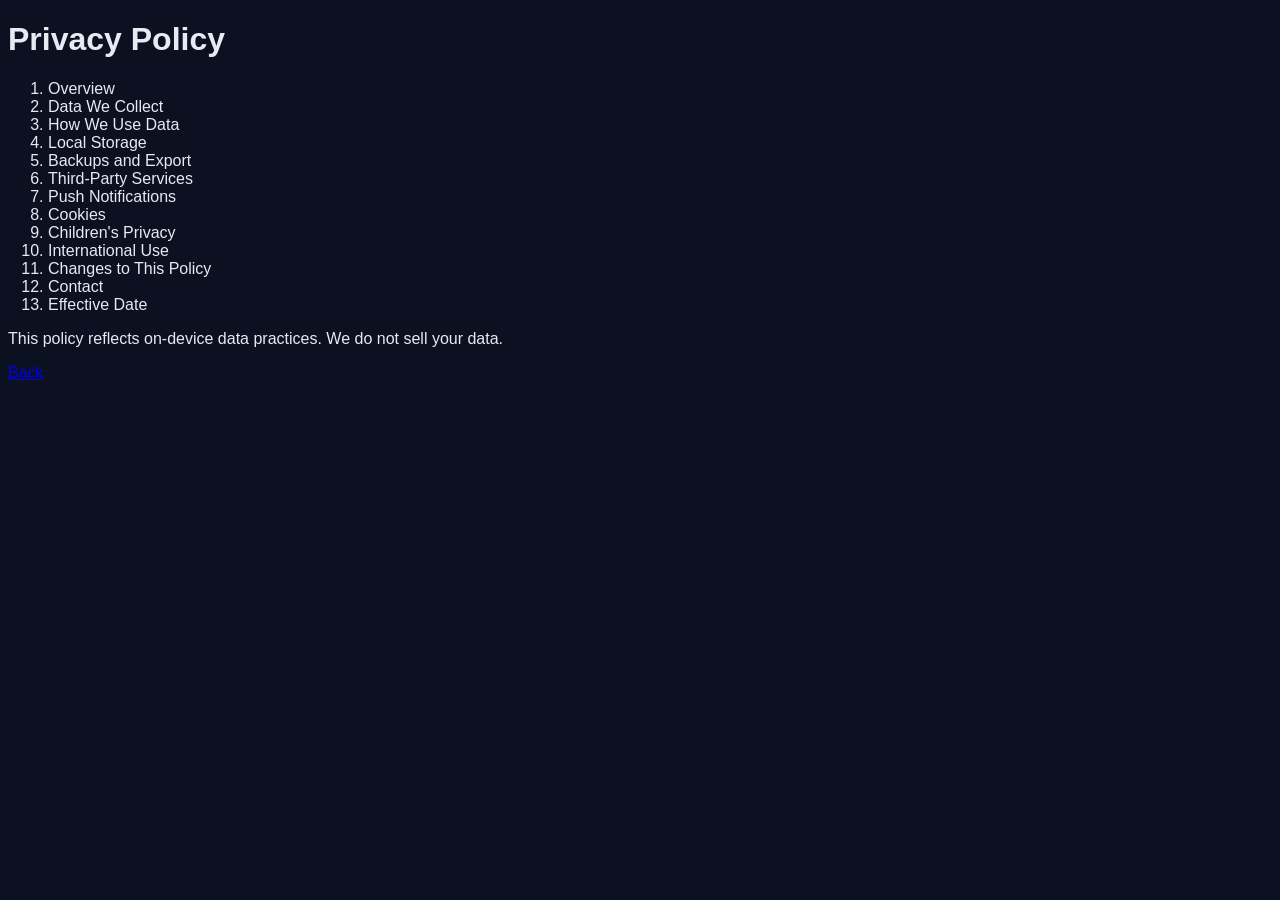
<file: privacy.html>
<!doctype html>
<html lang="en">
<head>
  <meta charset="utf-8">
  <meta name="viewport" content="width=device-width, initial-scale=1">
  <title>Privacy Policy - VibeMoments</title>
  <link rel="stylesheet" href="css/app.css">
  <style>
    /* Hide the back link when this page is shown inside the in‑app overlay */
    #back-link { display:inline-block; }
  </style>
</head>
<body>
  <main class="legal">
    <h1>Privacy Policy</h1>
    <ol>
      <li>Overview</li>
      <li>Data We Collect</li>
      <li>How We Use Data</li>
      <li>Local Storage</li>
      <li>Backups and Export</li>
      <li>Third-Party Services</li>
      <li>Push Notifications</li>
      <li>Cookies</li>
      <li>Children's Privacy</li>
      <li>International Use</li>
      <li>Changes to This Policy</li>
      <li>Contact</li>
      <li>Effective Date</li>
    </ol>
    <p>This policy reflects on-device data practices. We do not sell your data.</p>
    <p><a id="back-link" href="index.html">Back</a></p>
  </main>
  <script>
    // If this page is rendered inside an iframe (in-app overlay), hide the Back link
    (function(){
      try {
        if (window.self !== window.top) {
          var el = document.getElementById('back-link');
          if (el) el.style.display = 'none';
        }
      } catch (e) {
        // cross-origin frame access can throw; fail silently
      }
    })();
  </script>
</body>
</html>
</file>
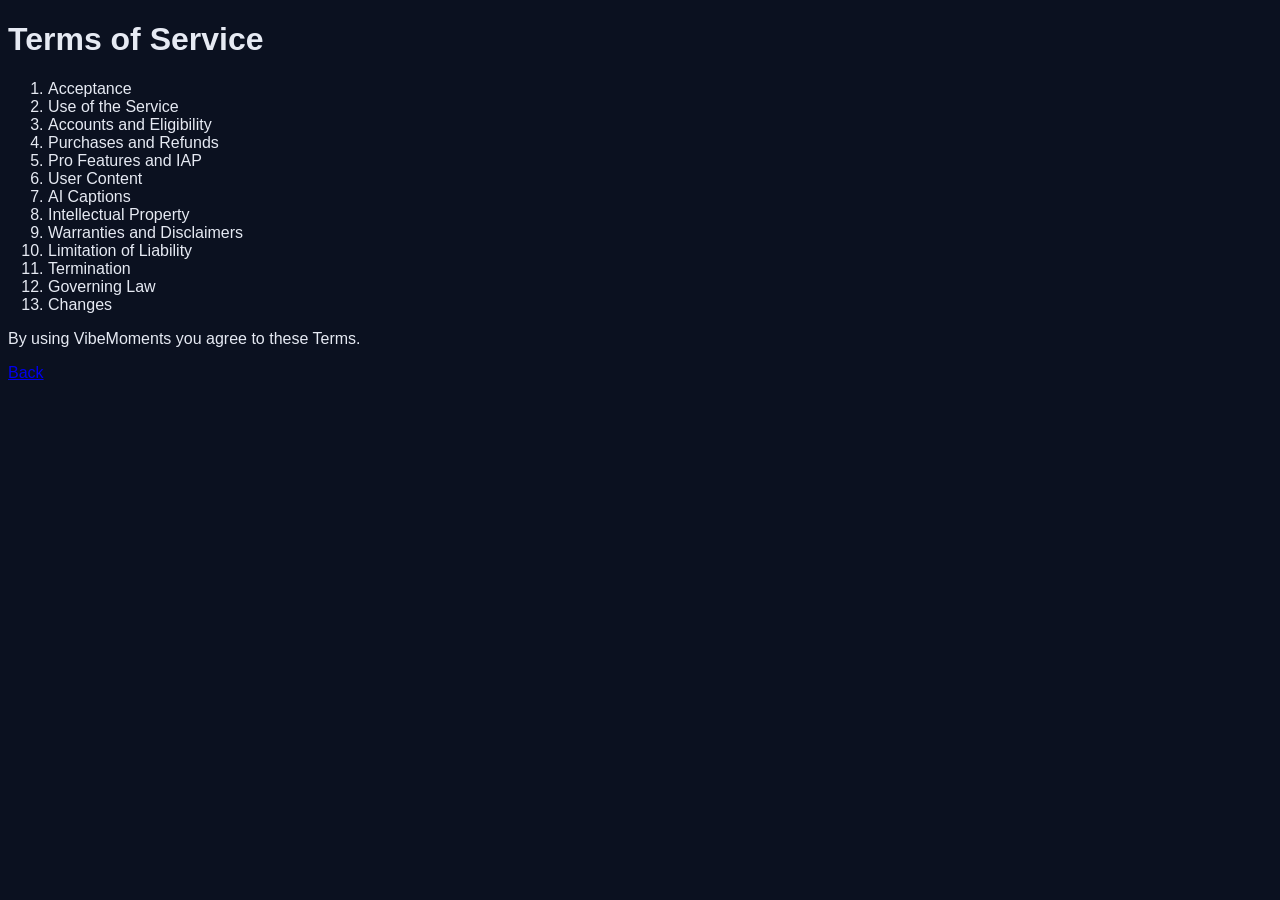
<file: terms.html>
<!doctype html>
<html lang="en">
<head>
  <meta charset="utf-8">
  <meta name="viewport" content="width=device-width, initial-scale=1">
  <title>Terms of Service - VibeMoments</title>
  <link rel="stylesheet" href="css/app.css">
  <style>
    /* Hide the back link when this page is shown inside the in‑app overlay */
    #back-link { display:inline-block; }
  </style>
</head>
<body>
  <main class="legal">
    <h1>Terms of Service</h1>
    <ol>
      <li>Acceptance</li>
      <li>Use of the Service</li>
      <li>Accounts and Eligibility</li>
      <li>Purchases and Refunds</li>
      <li>Pro Features and IAP</li>
      <li>User Content</li>
      <li>AI Captions</li>
      <li>Intellectual Property</li>
      <li>Warranties and Disclaimers</li>
      <li>Limitation of Liability</li>
      <li>Termination</li>
      <li>Governing Law</li>
      <li>Changes</li>
    </ol>
    <p>By using VibeMoments you agree to these Terms.</p>
    <p><a id="back-link" href="index.html">Back</a></p>
  </main>
  <script>
    // If this page is rendered inside an iframe (in-app overlay), hide the Back link
    (function(){
      try {
        if (window.self !== window.top) {
          var el = document.getElementById('back-link');
          if (el) el.style.display = 'none';
        }
      } catch (e) {
        // cross-origin frame access can throw; fail silently
      }
    })();
  </script>
</body>
</html>
</file>
<file: css/app.css>
body{font-family:Arial,Helvetica,sans-serif;background:#0b1120;color:#e6eaf3} .hidden{display:none} .banner{position:fixed;left:0;right:0;top:0;background:#f59e0b;color:#111;padding:8px 12px;z-index:50;text-align:center}.banner.error{background:#ef4444;color:#fff}.brand{position:fixed;top:14px;left:14px;display:flex;gap:.6rem;align-items:center;color:#fff;text-decoration:none;font-weight:800;z-index:30}.brand-dot{width:16px;height:16px;border-radius:50%;background:#7c3aed} .settings-btn{position:fixed;top:12px;right:12px;z-index:30;width:40px;height:40px;border-radius:50%;border:1px solid rgba(255,255,255,.15);background:rgba(255,255,255,.06);color:#fff}.streak-card{margin:72px auto 16px;max-width:820px;border:1px solid rgba(255,255,255,.12);background:rgba(255,255,255,.05);border-radius:16px;padding:16px;display:grid;grid-template-columns:auto 1fr auto;gap:12px;align-items:center}.mosaic{display:grid;grid-template-columns:repeat(26, minmax(0,1fr));gap:2px;max-width:1040px;margin:10px auto}.mosaic .cell{width:100%;aspect-ratio:1/1;border-radius:4px;background:#111827;position:relative}.home-footer{max-width:820px;margin:10px auto 28px;display:flex;gap:16px;justify-content:center}.home-footer a{color:#cdd5ff}.fab{position:fixed;right:16px;bottom:16px;z-index:40;width:64px;height:64px;border-radius:50%;border:1px solid rgba(255,255,255,.14);background:#6b3df0;color:#fff}.screen{display:none;padding:12px;max-width:860px;margin:0 auto}.screen.active{display:block}.date-chip{background: rgba(124,58,237,.18); color:#d6ccff; border:1px solid rgba(124,58,237,.35); border-radius:999px; padding:6px 14px; font-size:12px; letter-spacing:.08em; text-transform:uppercase}.chip-row{display:flex;gap:8px}.chip{background:transparent;border:1px solid rgba(255,255,255,.18);border-radius:999px;padding:6px 10px;color:#cdd5ff}.photo-frame{width:min(440px,92vw);aspect-ratio:1;border-radius:16px;border:2px dashed rgba(255,255,255,.25);background:rgba(255,255,255,.04);display:grid;place-items:center;position:relative;overflow:hidden}.photo-frame img{position:absolute;inset:0;width:100%;height:100%;object-fit:cover}.input{width:min(440px,92vw);background:rgba(255,255,255,.06);border:1px solid rgba(255,255,255,.15);border-radius:14px;padding:14px 16px;color:#fff;font-size:15px}.btn{display:inline-flex;align-items:center;justify-content:center;gap:.5rem;min-height:44px;padding:.78rem 1.2rem;border-radius:14px;border:1px solid rgba(255,255,255,.12);background:#4f46e5;color:#e6eaf3}.sheet{position:fixed;left:0;right:0;bottom:0;max-width:520px;margin:0 auto;background:#0e1330;border:1px solid rgba(124,58,237,.2);border-bottom:none;border-radius:18px 18px 0 0;padding:16px;z-index:60}.sheet .handle{width:42px;height:4px;border-radius:4px;background:rgba(255,255,255,.16);margin:0 auto 10px}.sheet.hidden{display:none}.types{display:flex;gap:8px;margin:0 12px 8px}.type{border:1px solid rgba(255,255,255,.18);background:transparent;color:#cdd5ff;border-radius:999px;padding:6px 10px}.type.active{background:rgba(124,58,237,.25);border-color:rgba(124,58,237,.45)} .toast{position:fixed;left:50%;transform:translateX(-50%);bottom:96px;background:#111827;color:#fff;padding:10px 12px;border-radius:10px;border:1px solid rgba(255,255,255,.12);display:none;z-index:70}.toast.show{display:block}
</file>
